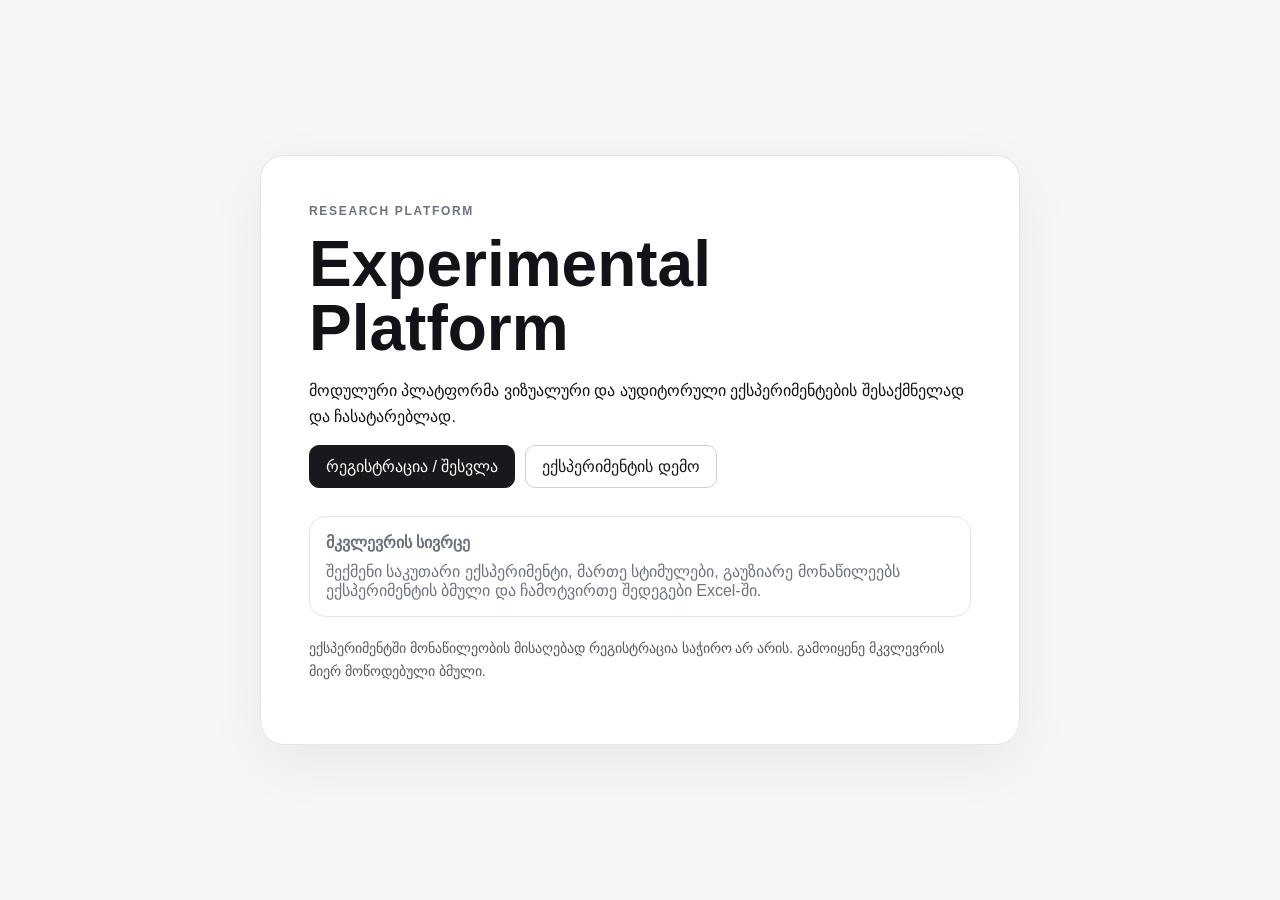
<file: index.html>
<!doctype html>
<html lang="ka">
<head>
  <meta charset="utf-8">
  <meta name="viewport" content="width=device-width,initial-scale=1">
  <title>Experimental Platform</title>
  <link rel="stylesheet" href="css/app.css">
</head>
<body>
  <main class="landing">
    <div class="hero">
      <div class="eyebrow">RESEARCH PLATFORM</div>

      <h1>Experimental Platform</h1>

      <p>
        მოდულური პლატფორმა ვიზუალური და აუდიტორული
        ექსპერიმენტების შესაქმნელად და ჩასატარებლად.
      </p>

      <div class="actions">
        <a class="btn primary" href="admin.html">
          რეგისტრაცია / შესვლა
        </a>

        <a class="btn" href="run.html?demo=circles">
          ექსპერიმენტის დემო
        </a>
      </div>

      <div class="soft-card">
        <b>მკვლევრის სივრცე</b>
        <span>
          შექმენი საკუთარი ექსპერიმენტი, მართე სტიმულები,
          გაუზიარე მონაწილეებს ექსპერიმენტის ბმული
          და ჩამოტვირთე შედეგები Excel-ში.
        </span>
      </div>

      <p style="margin-top:20px; font-size:14px; opacity:.7;">
        ექსპერიმენტში მონაწილეობის მისაღებად
        რეგისტრაცია საჭირო არ არის.
        გამოიყენე მკვლევრის მიერ მოწოდებული ბმული.
      </p>
    </div>
  </main>
</body>
</html>
</file>
<file: css/app.css>
:root{
  --bg:#f5f6f8;--panel:#fff;--ink:#111318;--muted:#6d7380;--line:#e2e5e9;
  --accent:#17191d;--danger:#a82031;--good:#1f6b43;--soft:#f8f9fb;
}
*{box-sizing:border-box}
html,body{margin:0;min-height:100%;font-family:-apple-system,BlinkMacSystemFont,"Segoe UI",Roboto,"Noto Sans Georgian",Arial,sans-serif;color:var(--ink);background:var(--bg)}
button,input,select,textarea{font:inherit}
button,a{cursor:pointer}
a{text-decoration:none;color:inherit}
.hidden{display:none!important}
.landing{min-height:100vh;display:grid;place-items:center;padding:28px}
.hero{width:min(760px,100%);background:#fff;border:1px solid var(--line);border-radius:24px;padding:48px;box-shadow:0 18px 60px rgba(0,0,0,.06)}
.eyebrow{font-size:12px;letter-spacing:.14em;font-weight:800;color:var(--muted)}
h1{font-size:clamp(36px,6vw,64px);line-height:1;margin:14px 0 18px}
h2{font-size:28px;margin:0 0 18px} h3{margin:0 0 12px}
p{line-height:1.6}
.actions,.row,.top-actions{display:flex;gap:10px;flex-wrap:wrap;align-items:center}
.btn,.ghost{display:inline-flex;align-items:center;justify-content:center;border:1px solid #ccd0d5;background:#fff;color:#17191d;border-radius:10px;padding:11px 16px;min-height:42px}
.btn.primary{background:var(--accent);color:#fff;border-color:var(--accent)}
.btn.danger{color:var(--danger);border-color:#e7bbc2}
.ghost{border:none;background:transparent;padding:8px 10px}
.soft-card,.card{background:#fff;border:1px solid var(--line);border-radius:16px}
.soft-card{margin-top:28px;padding:16px;display:flex;gap:10px;flex-direction:column;color:var(--muted)}
.topbar{height:64px;padding:0 22px;background:#fff;border-bottom:1px solid var(--line);display:flex;align-items:center;justify-content:space-between;position:sticky;top:0;z-index:10}
.brand{font-weight:780}
.badge{font-size:12px;border:1px solid var(--line);padding:6px 9px;border-radius:999px;color:var(--muted);background:#fff}
.page{width:min(1180px,calc(100% - 32px));margin:26px auto 60px}
.card{padding:22px}
.grid{display:grid;gap:16px}
.grid.two{grid-template-columns:repeat(2,minmax(0,1fr))}
.grid.three{grid-template-columns:repeat(3,minmax(0,1fr))}
.sidebar-layout{display:grid;grid-template-columns:240px 1fr;gap:18px}
.nav-card{padding:10px;height:max-content;position:sticky;top:82px}
.nav-card button{display:block;width:100%;text-align:left;border:0;background:transparent;padding:11px;border-radius:9px;margin:2px 0}
.nav-card button.active,.nav-card button:hover{background:#f1f2f4}
.muted{color:var(--muted)}
.kpi{padding:18px}.kpi .number{font-size:34px;font-weight:760}.kpi .label{color:var(--muted);font-size:13px}
.field{margin:14px 0}
.field label{display:block;font-size:13px;font-weight:700;margin-bottom:7px}
.field input,.field select,.field textarea{width:100%;border:1px solid #ccd0d5;border-radius:10px;background:#fff;padding:11px 12px;outline:none}
.field textarea{min-height:92px;resize:vertical}
.field input:focus,.field select:focus,.field textarea:focus{border-color:#555}
.inline-fields{display:grid;grid-template-columns:repeat(3,1fr);gap:12px}
.table-wrap{overflow:auto;border:1px solid var(--line);border-radius:12px;background:#fff}
table{width:100%;border-collapse:collapse;font-size:14px}
th,td{text-align:left;padding:12px 13px;border-bottom:1px solid var(--line);white-space:nowrap}
th{font-size:12px;color:var(--muted);background:#fafafa}
.status{display:inline-block;font-size:12px;padding:5px 8px;border-radius:999px;background:#f1f2f4}
.status.published{background:#ecf8f1;color:var(--good)}
.status.draft{background:#f4f0ff;color:#5e4794}
.alert{padding:14px 16px;border:1px solid var(--line);border-radius:12px;background:#fff;margin:14px 0}
.alert.warning{border-color:#e8d28f;background:#fffdf4}
.alert.danger{border-color:#e5b6bd;background:#fff7f8}
.login{width:min(440px,100%);margin:60px auto}
.hr{height:1px;background:var(--line);margin:22px 0}
.section-head{display:flex;align-items:center;justify-content:space-between;gap:12px;margin:0 0 16px}
.code{font-family:ui-monospace,SFMono-Regular,Menlo,monospace;background:#f6f7f8;padding:2px 6px;border-radius:5px}
.preview-box{height:250px;background:#fff;border:1px solid var(--line);border-radius:14px;position:relative;overflow:hidden}
.preview-circle{position:absolute;top:50%;border-radius:50%;background:#000;transform:translate(-50%,-50%)}
.preview-line{position:absolute;top:50%;background:#000;transform:translate(-50%,-50%)}
.preview-fix{position:absolute;left:50%;top:50%;width:8px;height:8px;border-radius:50%;background:red;transform:translate(-50%,-50%)}

/* Participant runner */
.runner-page{min-height:100vh;display:grid;place-items:center;padding:24px;background:#fff}
.runner-card{width:min(760px,100%);border:1px solid var(--line);border-radius:18px;padding:30px;background:#fff}
.exp-screen{position:fixed;inset:0;background:#fff;overflow:hidden;touch-action:none;user-select:none}
.stimulus-layer{position:absolute;inset:0}
.stim-circle{position:absolute;background:#000;border-radius:50%;transform:translate(-50%,-50%)}
.stim-line{position:absolute;background:#000;transform:translate(-50%,-50%)}
.fixation{position:absolute;left:50%;top:50%;background:red;border-radius:50%;transform:translate(-50%,-50%)}
.mobile-response{display:none;position:absolute;left:0;right:0;bottom:16px;justify-content:center;gap:8px}
.mobile-response button{border:1px solid #ddd;background:rgba(255,255,255,.92);border-radius:10px;padding:10px 12px;min-width:92px}
.countdown{text-align:center;font-size:48px;font-weight:760;font-variant-numeric:tabular-nums;margin:22px 0}
.cal-card{height:auto;border:2px solid #111;border-radius:8px;background:#fafafa;margin:24px auto}
input[type="range"]{width:100%}
@media(pointer:coarse){.mobile-response{display:flex}}
@media(max-width:780px){
  .grid.two,.grid.three,.inline-fields,.sidebar-layout{grid-template-columns:1fr}
  .nav-card{position:static}
  .hero{padding:28px}
  .page{width:min(100% - 20px,1180px)}
}
</file>
